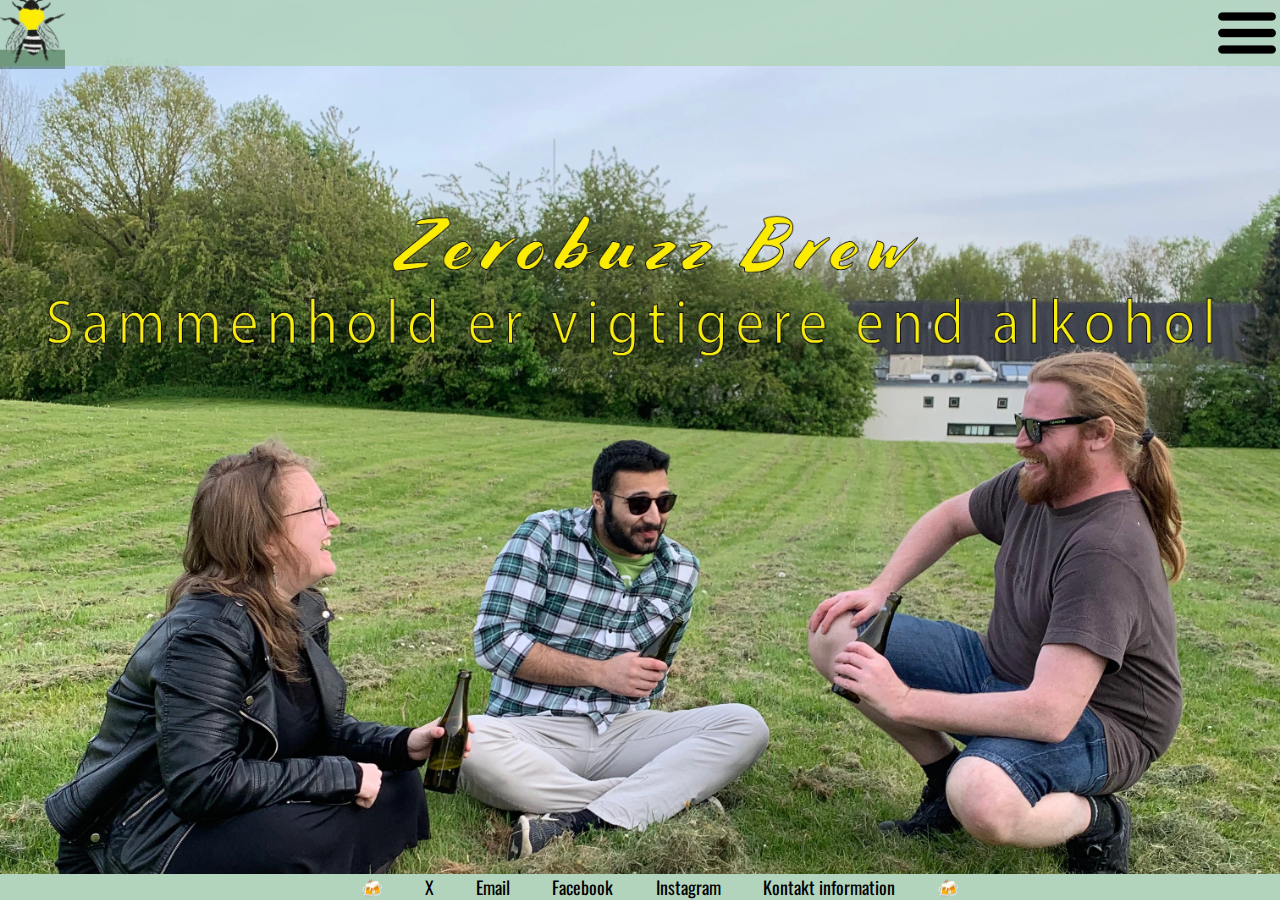
<file: index.html>
<!DOCTYPE html>
<html lang="da">

<head>
    <meta charset="UTF-8">
    <meta name="viewport" content="width=device-width, initial-scale=1.0">
    <link rel="stylesheet" href="style.css" />
    <title content="Zerobuzz brew, alkoholfri,øl">Zerobuzz Brew</title>
</head>

<body>
    <section content="gruppe,øl,alkoholfri,hygge" class="background">

        <nav class="normal">
            <a href="/"> <img src="img/bi-i-png.webp" class="logo" alt="logo med en bi">
            </a>
            <ul>
                <li><a href="/vores-produkter.html">Vores produkter</a></li>
                <li><a href="/om-os.html">Om os</a></li>
                <li><a href="/livsnydere.html">#Livsnydere</a></li>
                <li><a href="/din-ide.html">Din idé</a></li>
            </ul>
        </nav>
        <nav class="burger">
            <a href="/"> <img src="img/bi-i-png.webp" class="logo" alt="logo med en bi" >
            </a>
            <section class="burger-icon">
                <a onclick="openMenu()">
                    <img src="img/Hamburger_icon.svg.webp" alt="burger" class="logo">
                </a>
                <ul class="burger-content">
                    <li><a href="/vores-produkter.html">Vores produkter</a></li>
                        <li><a href="/om-os.html">Om os</a></li>
                        <li><a href="/livsnydere.html">#Livsnydere</a></li>
                        <li><a href="/din-ide.html">Din idé</a>
                    </li>
                </ul>
            </section>
        </nav>
    </section>
    <footer content="SoMe,tags,facebook,email,instagram,kontakt">
        <ul>
            <li><a>🍻</a></li>
            <li><a href="/">X</a></li>
            <li><a href="/">Email</a></li>
            <li><a href="/">Facebook</a></li>
            <li><a href="/">Instagram</a></li>
            <li><a href="/">Kontakt information</a></li>
            <li><a>🍻</a></li>
        </ul>
    </footer>
        <script>
            function openMenu() { var menu=document.querySelector(".burger-content");
            if (menu.classList.contains("burger-content-active")=== true ) {
                menu.classList.remove("burger-content-active") } else {
                    menu.classList.add("burger-content-active")
                }
            }
        </script>
</body>

</html>
</file>
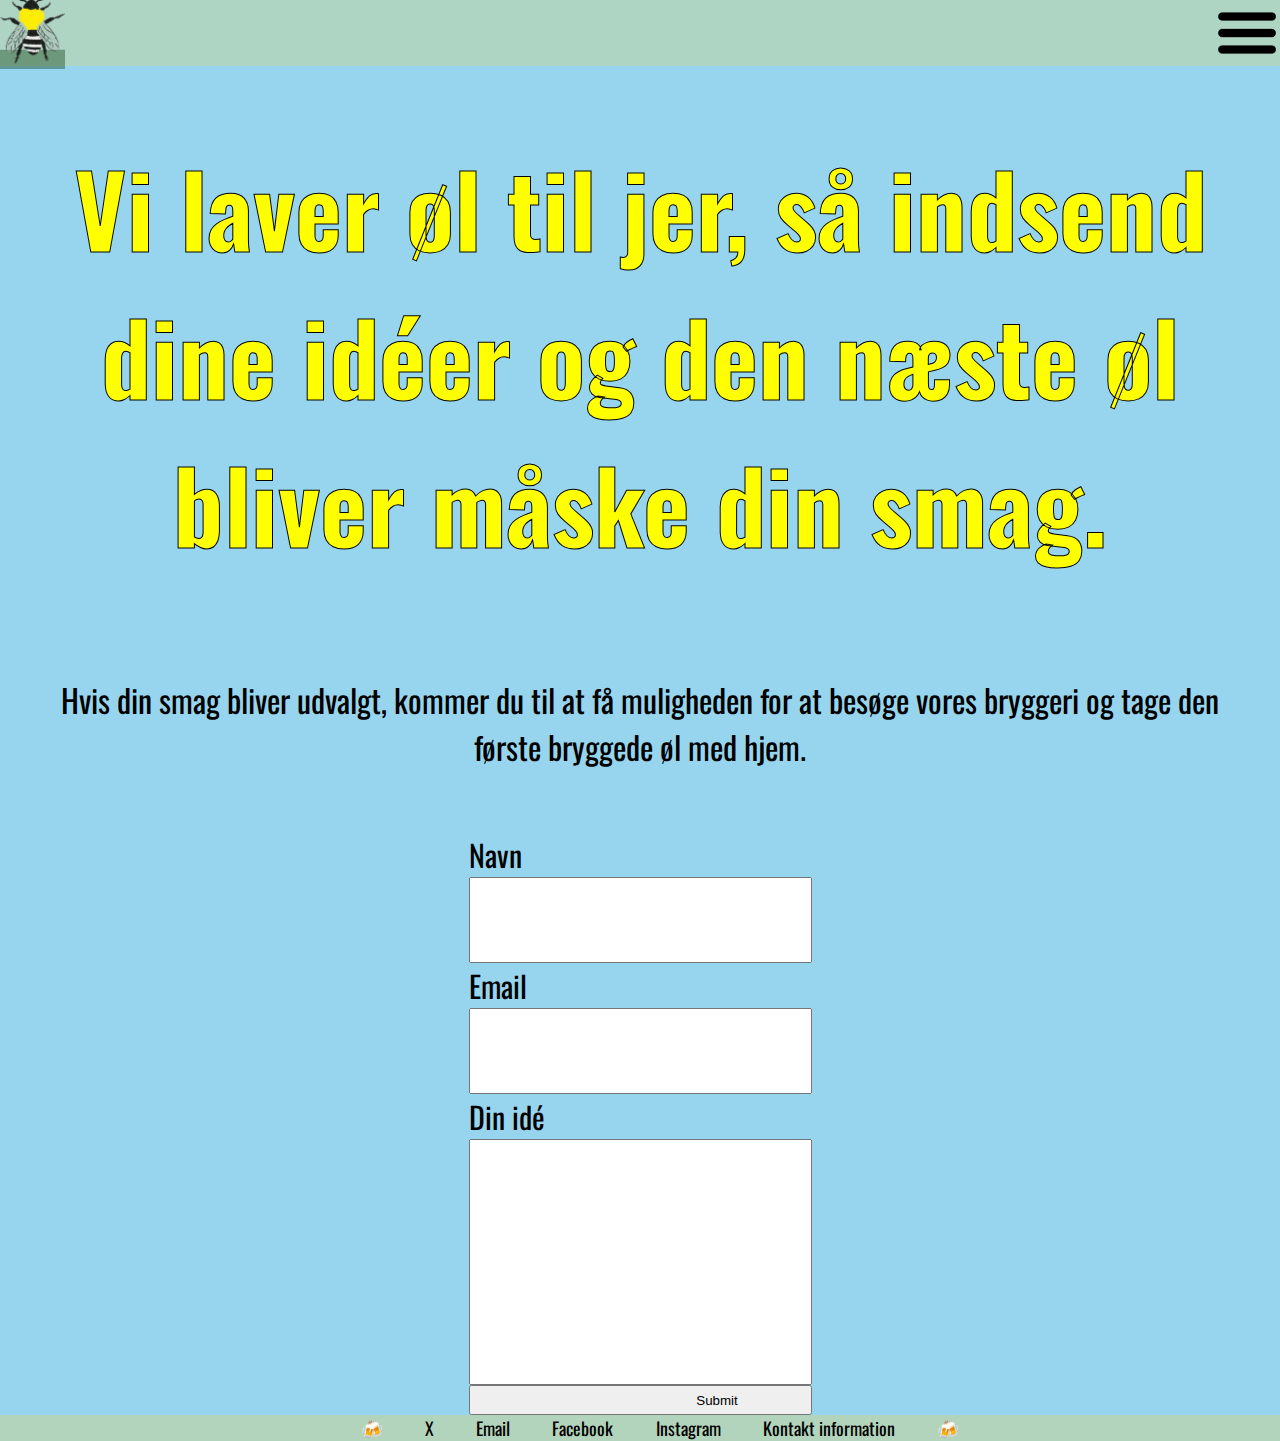
<file: din-ide.html>
<!DOCTYPE html>
<html lang="da">

<head>
    <meta charset="UTF-8">
    <meta name="viewport" content="width=device-width, initial-scale=1.0">
    <link rel="stylesheet" href="style.css" />
    <title content="Zerobuzz Brew,alkoholfri,øl,">Zerobuzz Brew</title>
</head>

<body>
    <nav class="normal">
        <a href="/"> <img src="img/bi-i-png.webp" class="logo" alt="logo med en bi">
        </a>
        <ul>
            <li><a href="/vores-produkter.html">Vores produkter</a></li>
            <li><a href="/om-os.html">Om os</a></li>
            <li><a href="/livsnydere.html">#Livsnydere</a></li>
            <li><a href="/din-ide.html">Din idé</a></li>
        </ul>
    </nav>
    <nav class="burger">
        <a href="/"> <img src="img/bi-i-png.webp" class="logo" alt="logo med en bi">
    </a>
        <section class="burger-icon">
            <a onclick="openMenu()">
                <img src="img/Hamburger_icon.svg.webp" alt="burger" class="logo">
            </a>
            <ul class="burger-content">
                <li><a href="/vores-produkter.html">Vores produkter</a></li>
                    <li><a href="/om-os.html">Om os</a></li>
                    <li><a href="/livsnydere.html">#Livsnydere</a></li>
                    <li><a href="/din-ide.html">Din idé</a>
                </li>
            </ul>
        </section>
    </nav>
    <header class="submit">
        <h1>Vi laver øl til jer, så indsend dine idéer og den næste øl bliver måske din smag.</h1>
    </header>
    <p>Hvis din smag bliver udvalgt, kommer du til at få muligheden for at besøge
        vores bryggeri og tage den første bryggede øl med hjem.</p>
    <section class="idea">
        <form>
            <section class="idea-form">

                <section class="your-name"><label>Navn</label></section>

                <input id="navn" type="text">

                <section class="enter-email"><label>Email</label></section>

                <input id="email" type="text">

            </section>

            <section class="idea-section">

                <section class="din-ide"><label> Din idé</label></section>

                <input id="ide" type="text">

                <input id="submit-button" type="submit">

            </section>
        </form>
    </section>
    <footer>
        <ul>
            <li><a>🍻</a></li>
            <li><a href="/">X</a></li>
            <li><a href="/">Email</a></li>
            <li><a href="/">Facebook</a></li>
            <li><a href="/">Instagram</a></li>
            <li><a href="/">Kontakt information</a></li>
            <li><a>🍻</a></li>
        </ul>
    </footer>
    <script>
        function openMenu() { var menu=document.querySelector(".burger-content");
        if (menu.classList.contains("burger-content-active")=== true ) {
            menu.classList.remove("burger-content-active") } else {
                menu.classList.add("burger-content-active")
            }
        }
    </script>
</body>

</html>
</file>
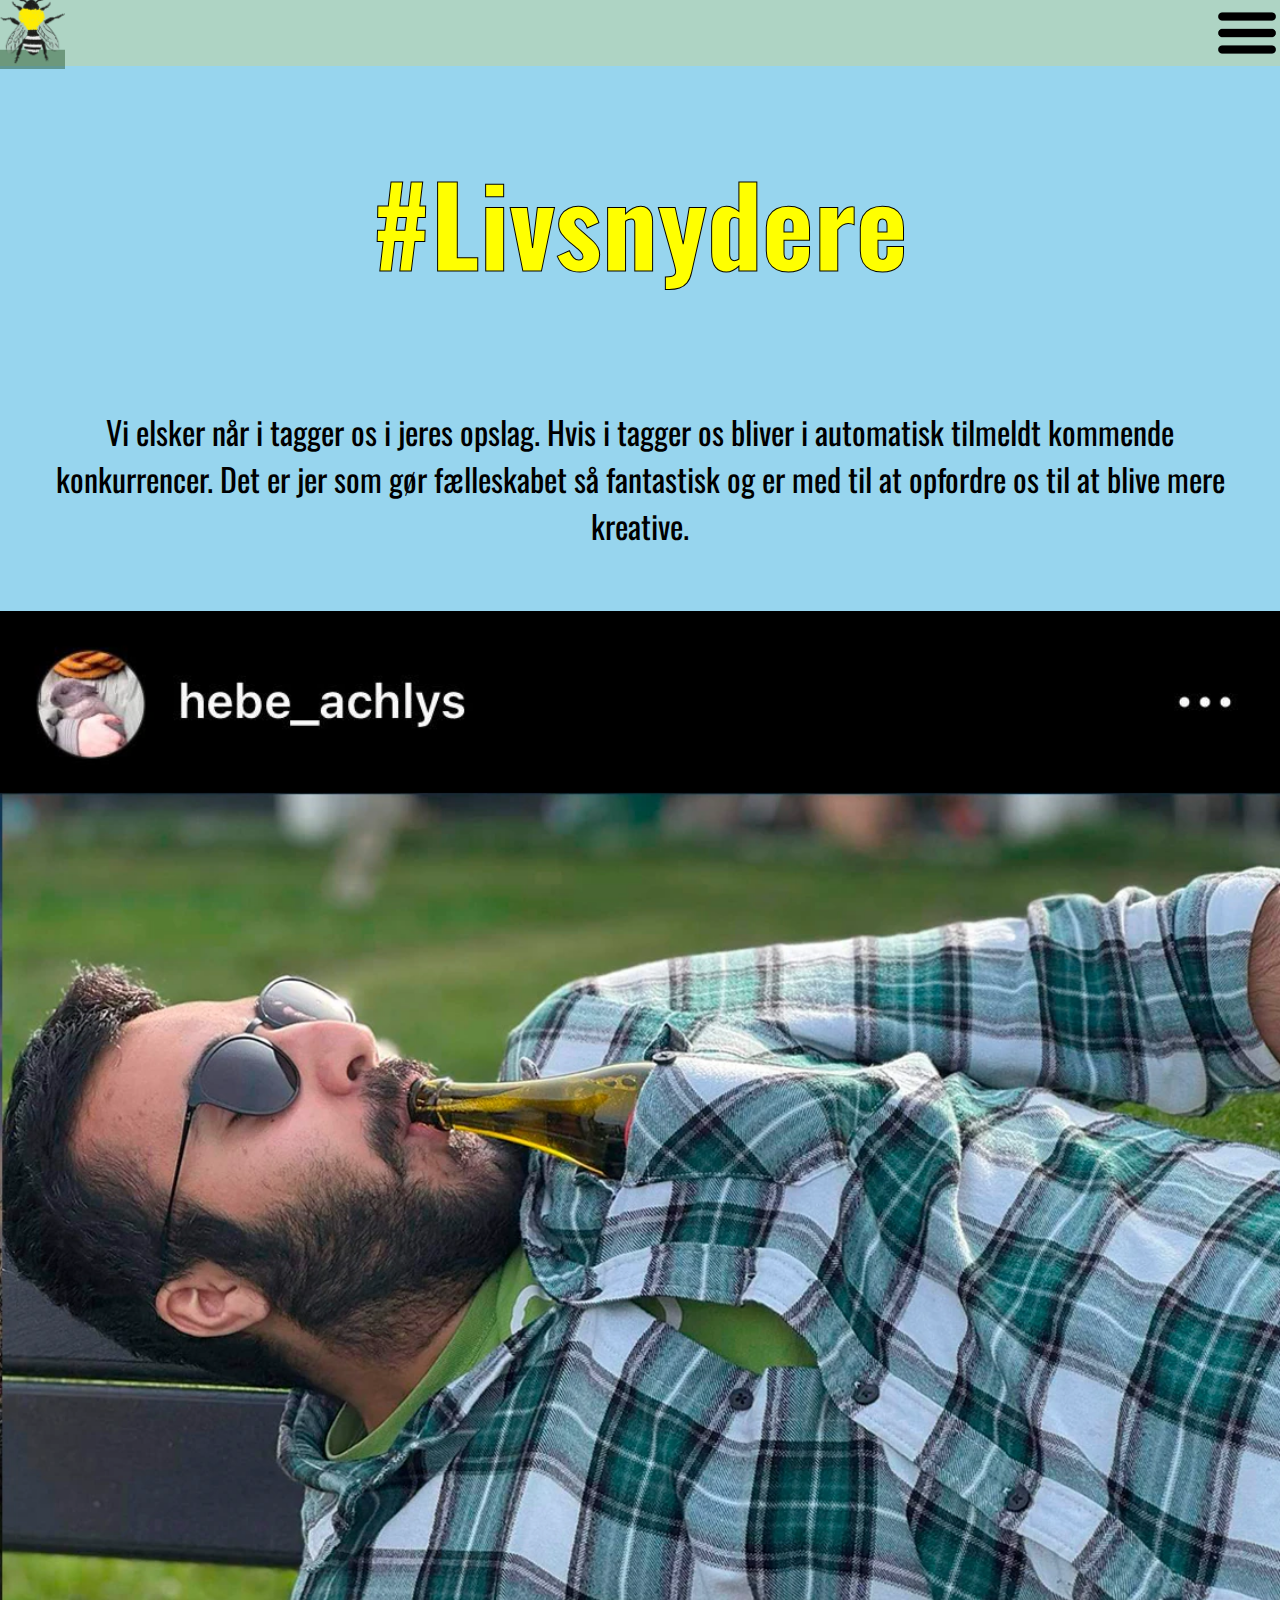
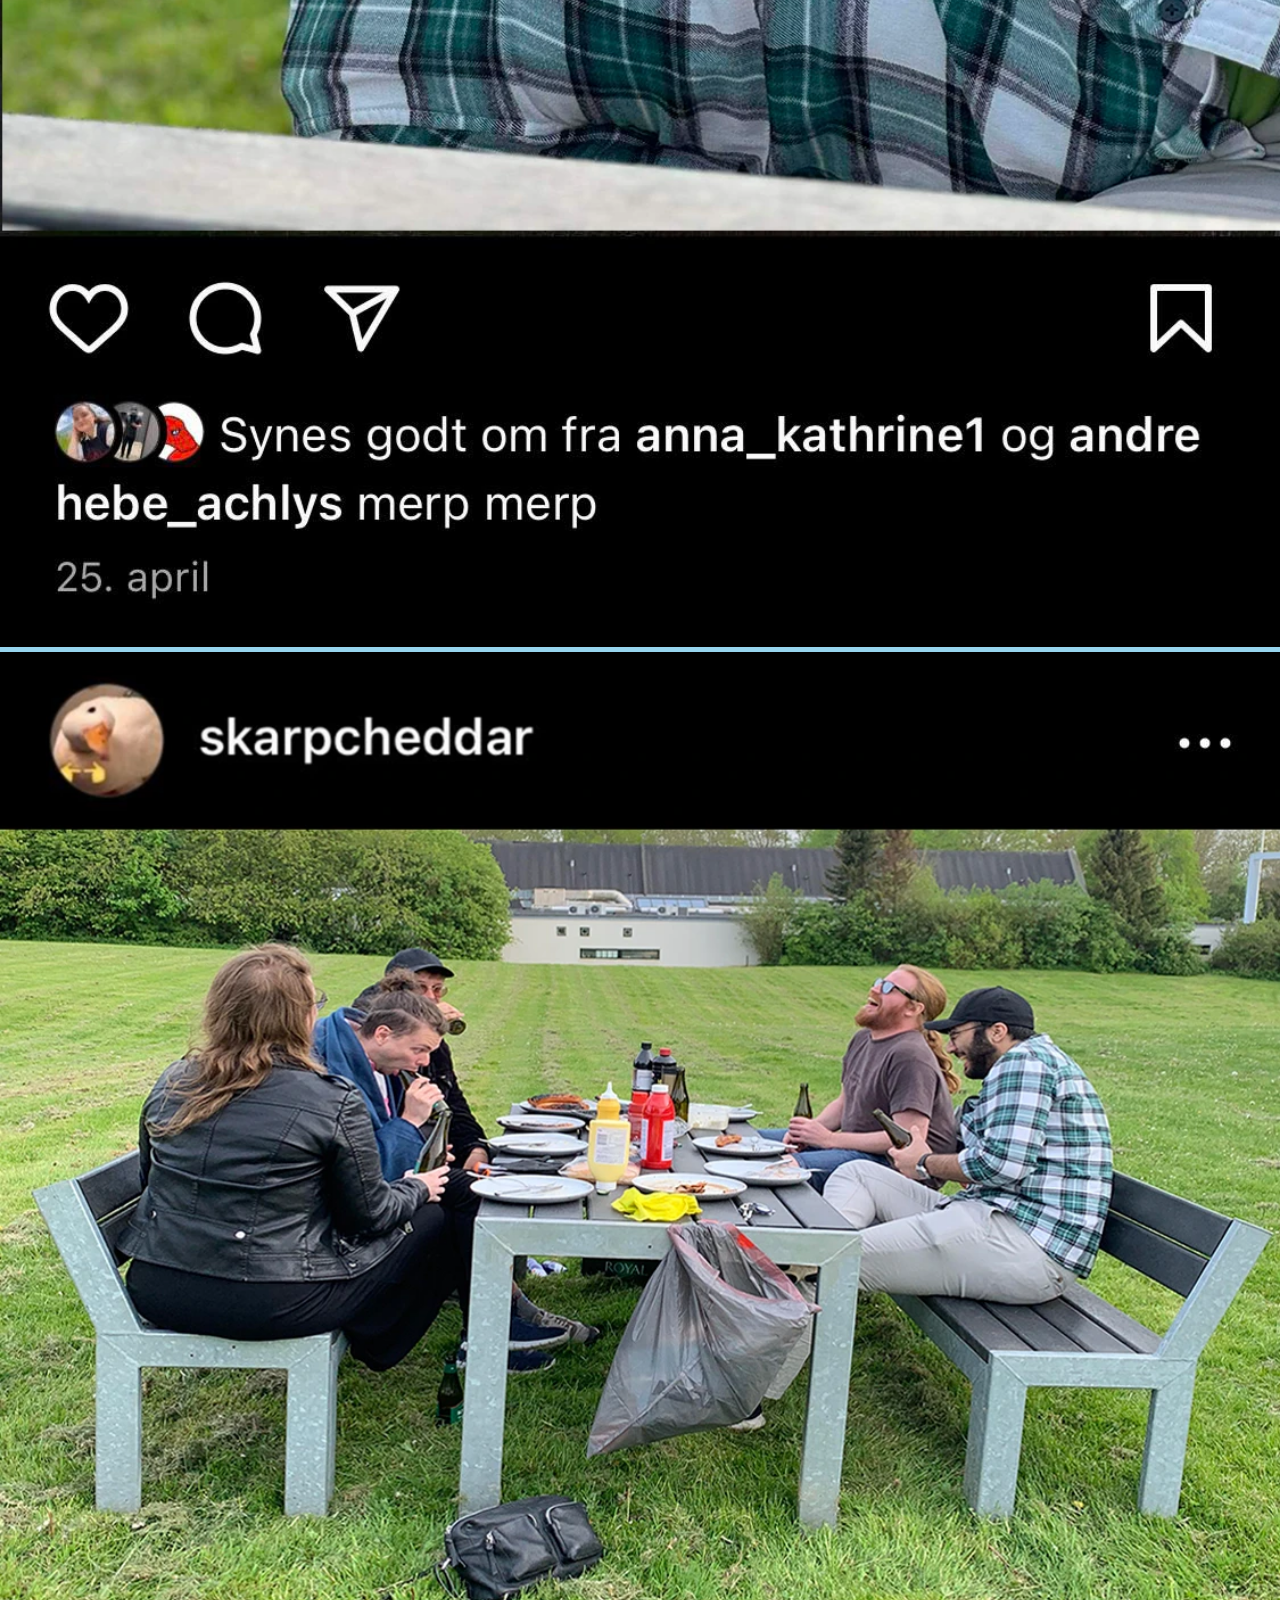
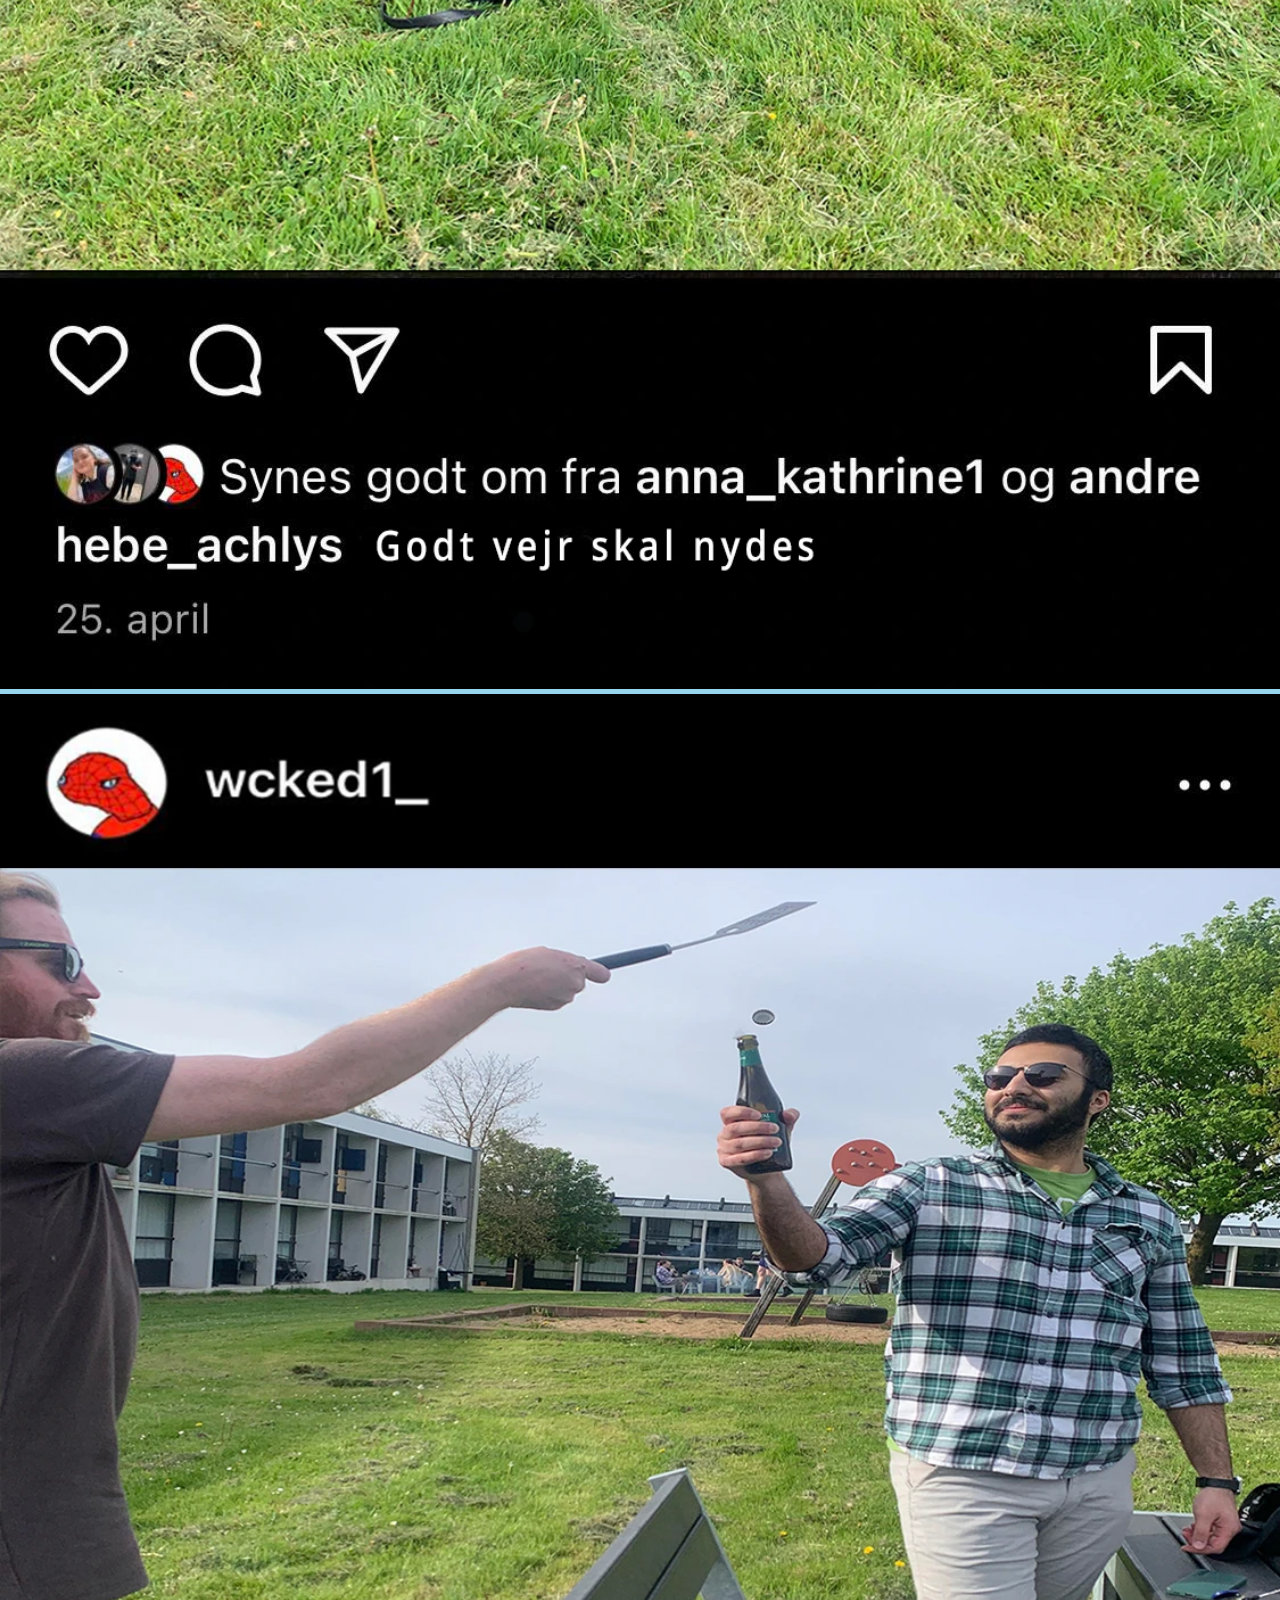
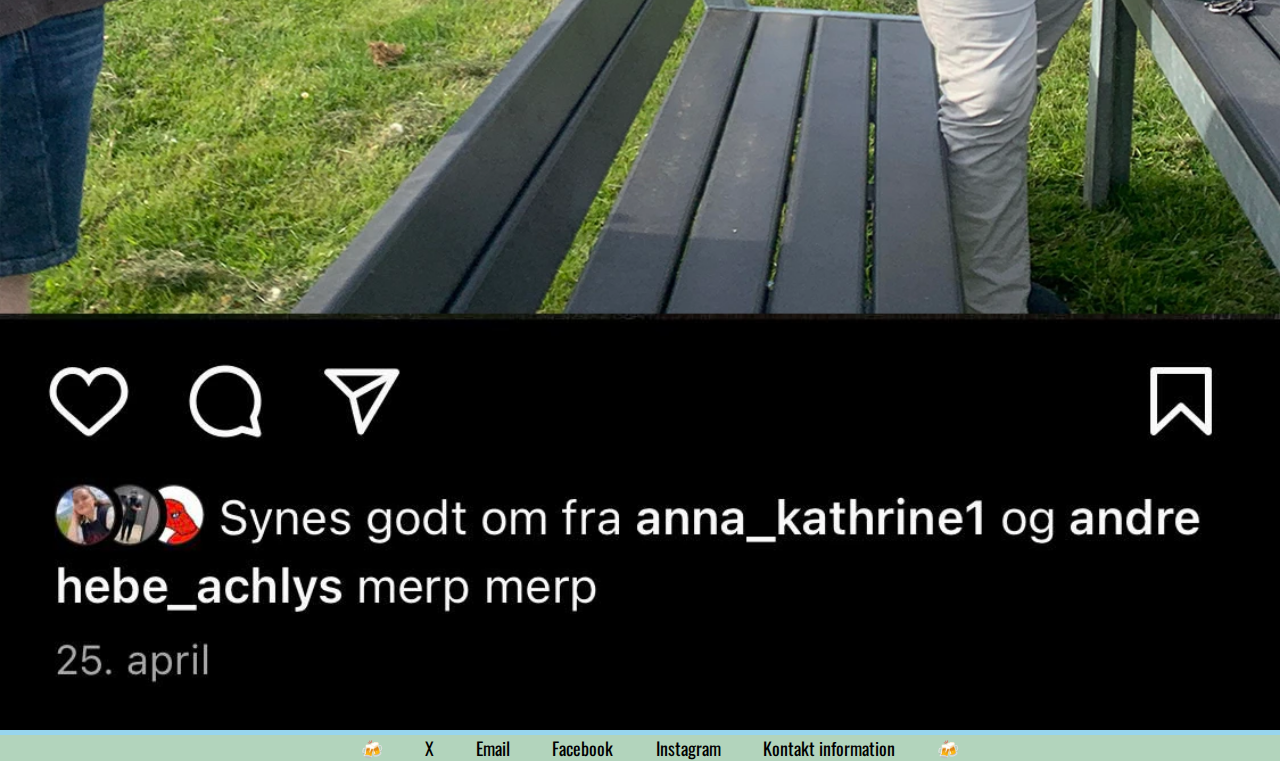
<file: livsnydere.html>
<!DOCTYPE html>
<html lang="da">

<head>
  <meta charset="UTF-8">
  <meta name="viewport" content="width=device-width, initial-scale=1.0">
  <link rel="stylesheet" href="style.css" />
  <title content="Zerobuzz Brew, alkoholfri,øl">Zerobuzz Brew</title>
</head>

<body>
  <nav class="normal">
    <a href="/"> <img src="img/bi-i-png.webp" class="logo" alt="logo med en bi" >
    </a>
    <ul>
      <li><a href="/vores-produkter.html">Vores produkter</a></li>
      <li><a href="/om-os.html">Om os</a></li>
      <li><a href="/livsnydere.html">#Livsnydere</a></li>
      <li><a href="/din-ide.html">Din idé</a></li>
    </ul>
  </nav>
  <nav class="burger">
    <a href="/"> <img src="img/bi-i-png.webp" class="logo" alt="logo med en bi">
    </a>
    <section class="burger-icon">
        <a onclick="openMenu()">
            <img src="img/Hamburger_icon.svg.webp" alt="burger" class="logo">
        </a>
        <ul class="burger-content">
            <li><a href="/vores-produkter.html">Vores produkter</a></li>
                <li><a href="/om-os.html">Om os</a></li>
                <li><a href="/livsnydere.html">#Livsnydere</a></li>
                <li><a href="/din-ide.html">Din idé</a>
            </li>
        </ul>
    </section>
</nav>
<section class="content">
  </section>
  <section content="alkoholfri,øl,instagram" class="livsnydere">
    <h1>#Livsnydere</h1>
  </section>
  <p>Vi elsker når i tagger os i jeres opslag. Hvis i tagger os bliver i automatisk tilmeldt
    kommende konkurrencer. Det
    er jer som gør fælleskabet så fantastisk og er med til at opfordre os til at blive mere kreative.</p>
  <section class="row">
    <section class="column">
      <img alt="Mænd nyder en flaske alkoholfri Zerobuzz Brew øl i munden" src="img/abdul-livsnydere-png.webp"
      style="width:100%">
    </section>
    <section class="column">
      <img src="img/ny-skarpcheddar.webp" class="skarpcheddar-oel" alt="En gruppe mennesker rundt om et bord nyder alkoholfri Zerobuzz Brew"
      style="width:100%">
    </section>
    <section class="column">
      <img src="img/oel-insta.webp" class="skarpcheddar-oel" alt="Der bliver åbnet en flaske Zerobuzz Brew med grillpalet">
    </section>
  </section>
  <footer>
    <ul>
      <li><a>🍻</a></li>
      <li><a href="/">X</a></li>
      <li><a href="/">Email</a></li>
      <li><a href="/">Facebook</a></li>
      <li><a href="/">Instagram</a></li>
      <li><a href="/">Kontakt information</a></li>
      <li><a>🍻</a></li>
    </ul>
  </footer>
      <script>
          function openMenu() { var menu=document.querySelector(".burger-content");
          if (menu.classList.contains("burger-content-active")=== true ) {
              menu.classList.remove("burger-content-active") } else {
                  menu.classList.add("burger-content-active")
              }
          }
      </script>
</body>

</html>
</file>
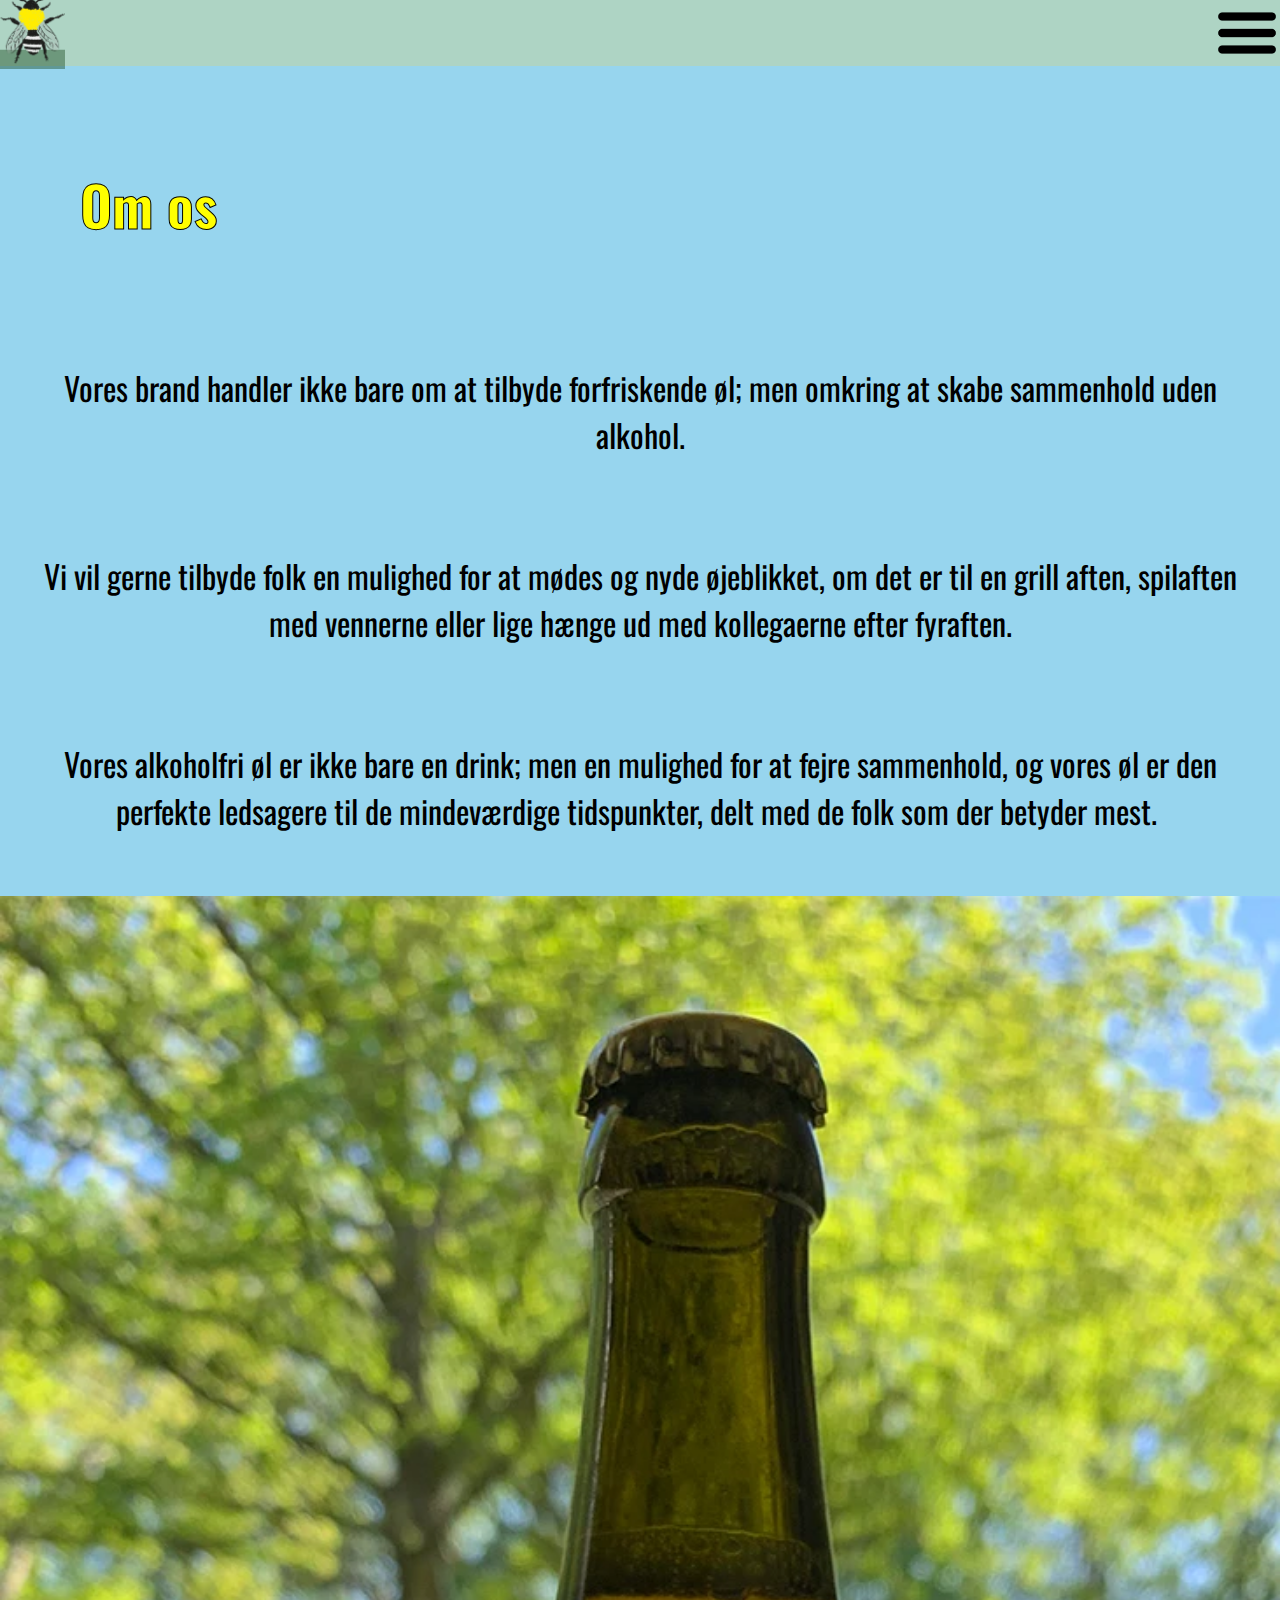
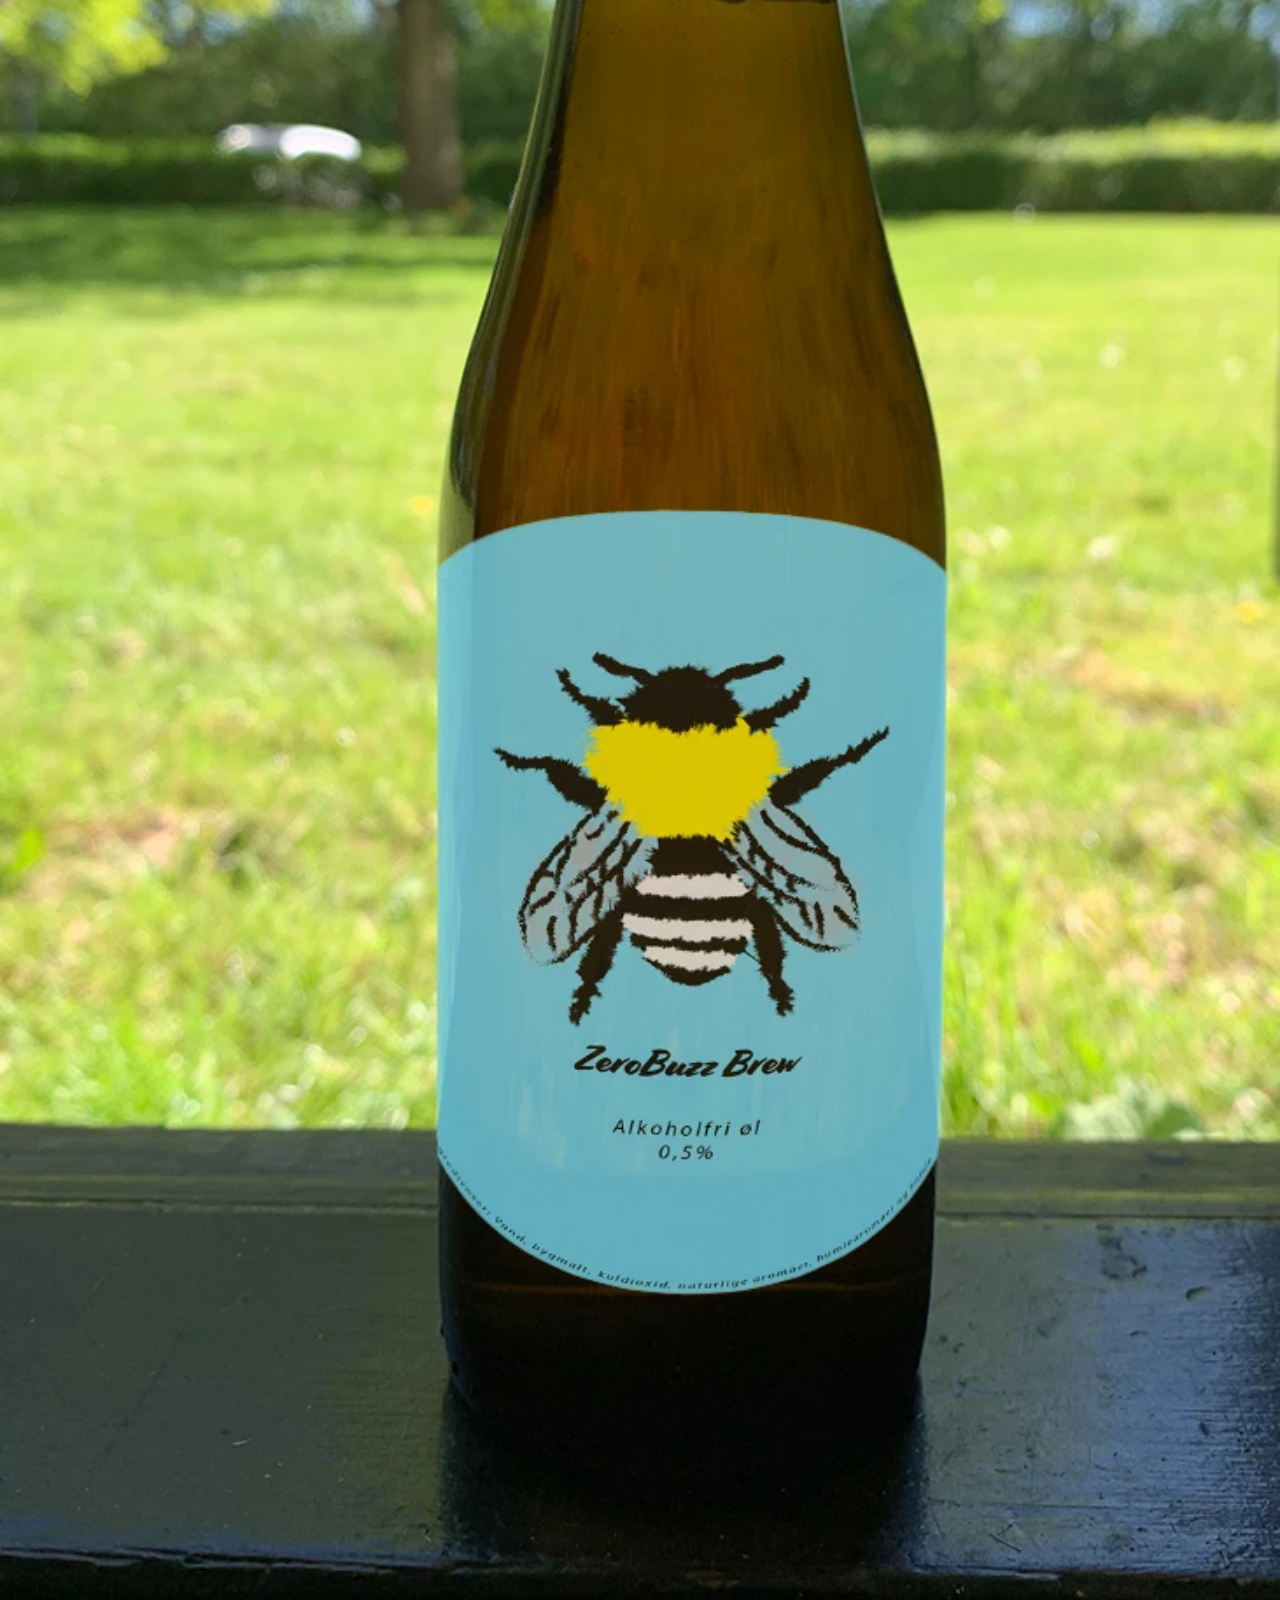
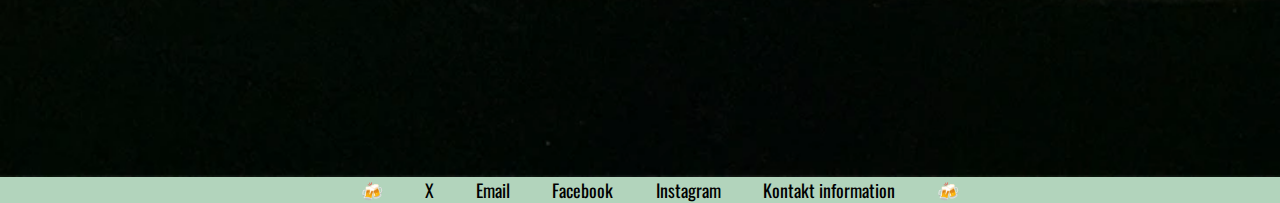
<file: om-os.html>
<!DOCTYPE html>
<html lang="da">

<head>
    <meta charset="UTF-8">
    <meta name="viewport" content="width=device-width, initial-scale=1.0">
    <link rel="stylesheet" href="style.css" />
    <title content="Zerobuzz brew,alkoholfri,øl">ZeroBuzz Brew</title>
</head>

<body>

    <nav class="normal">
        <a href="/"> <img src="img/bi-i-png.webp" class="logo" alt="logo med en bi">
        </a>
        <ul>
            <li><a href="/vores-produkter.html">Vores produkter</a></li>
            <li><a href="/om-os.html">Om os</a></li>
            <li><a href="/livsnydere.html">#Livsnydere</a></li>
            <li><a href="/din-ide.html">Din idé</a></li>
        </ul>
    </nav>
    <nav class="burger">
        <a href="/"> <img src="img/bi-i-png.webp" class="logo" alt="logo med en bi" >
        </a>
        <section class="burger-icon">
            <a onclick="openMenu()">
                <img src="img/Hamburger_icon.svg.webp" alt="burger" class="logo">
            </a>
            <ul class="burger-content">
                <li><a href="/vores-produkter.html">Vores produkter</a></li>
                    <li><a href="/om-os.html">Om os</a></li>
                    <li><a href="/livsnydere.html">#Livsnydere</a></li>
                    <li><a href="/din-ide.html">Din idé</a>
                </li>
            </ul>
        </section>
    </nav>
    <section class="about-us-section">
        <section content="Zerobuzz Brew,alkoholfri,øl,hygge,drink" class="about-us-section-section">
            <h1 class="about-us">Om os</h1>
            <p>Vores brand handler ikke bare om at tilbyde forfriskende øl; men omkring at skabe sammenhold uden
                alkohol.</p>
            <p>Vi vil gerne tilbyde folk en mulighed for at mødes og nyde øjeblikket, om det er til en grill aften,
                spilaften med vennerne eller lige hænge ud med kollegaerne efter fyraften. </p>
            <p>Vores alkoholfri øl er ikke bare en drink; men en mulighed for at fejre sammenhold, og vores øl er den
                perfekte ledsagere til de mindeværdige tidspunkter, delt med de folk som der betyder mest. </p>
        </section>
        <img src="img/oel-med-label.webp" alt="Zerobuzz Brew">
    </section>
    <footer>
        <ul>
            <li><a>🍻</a></li>
            <li><a href="/">X</a></li>
            <li><a href="/">Email</a></li>
            <li><a href="/">Facebook</a></li>
            <li><a href="/">Instagram</a></li>
            <li><a href="/">Kontakt information</a></li>
            <li><a>🍻</a></li>
        </ul>
    </footer>
    <script>
        function openMenu() { var menu=document.querySelector(".burger-content");
        if (menu.classList.contains("burger-content-active")=== true ) {
            menu.classList.remove("burger-content-active") } else {
                menu.classList.add("burger-content-active")
            }
        }
    </script>
</body>

</html>
</file>
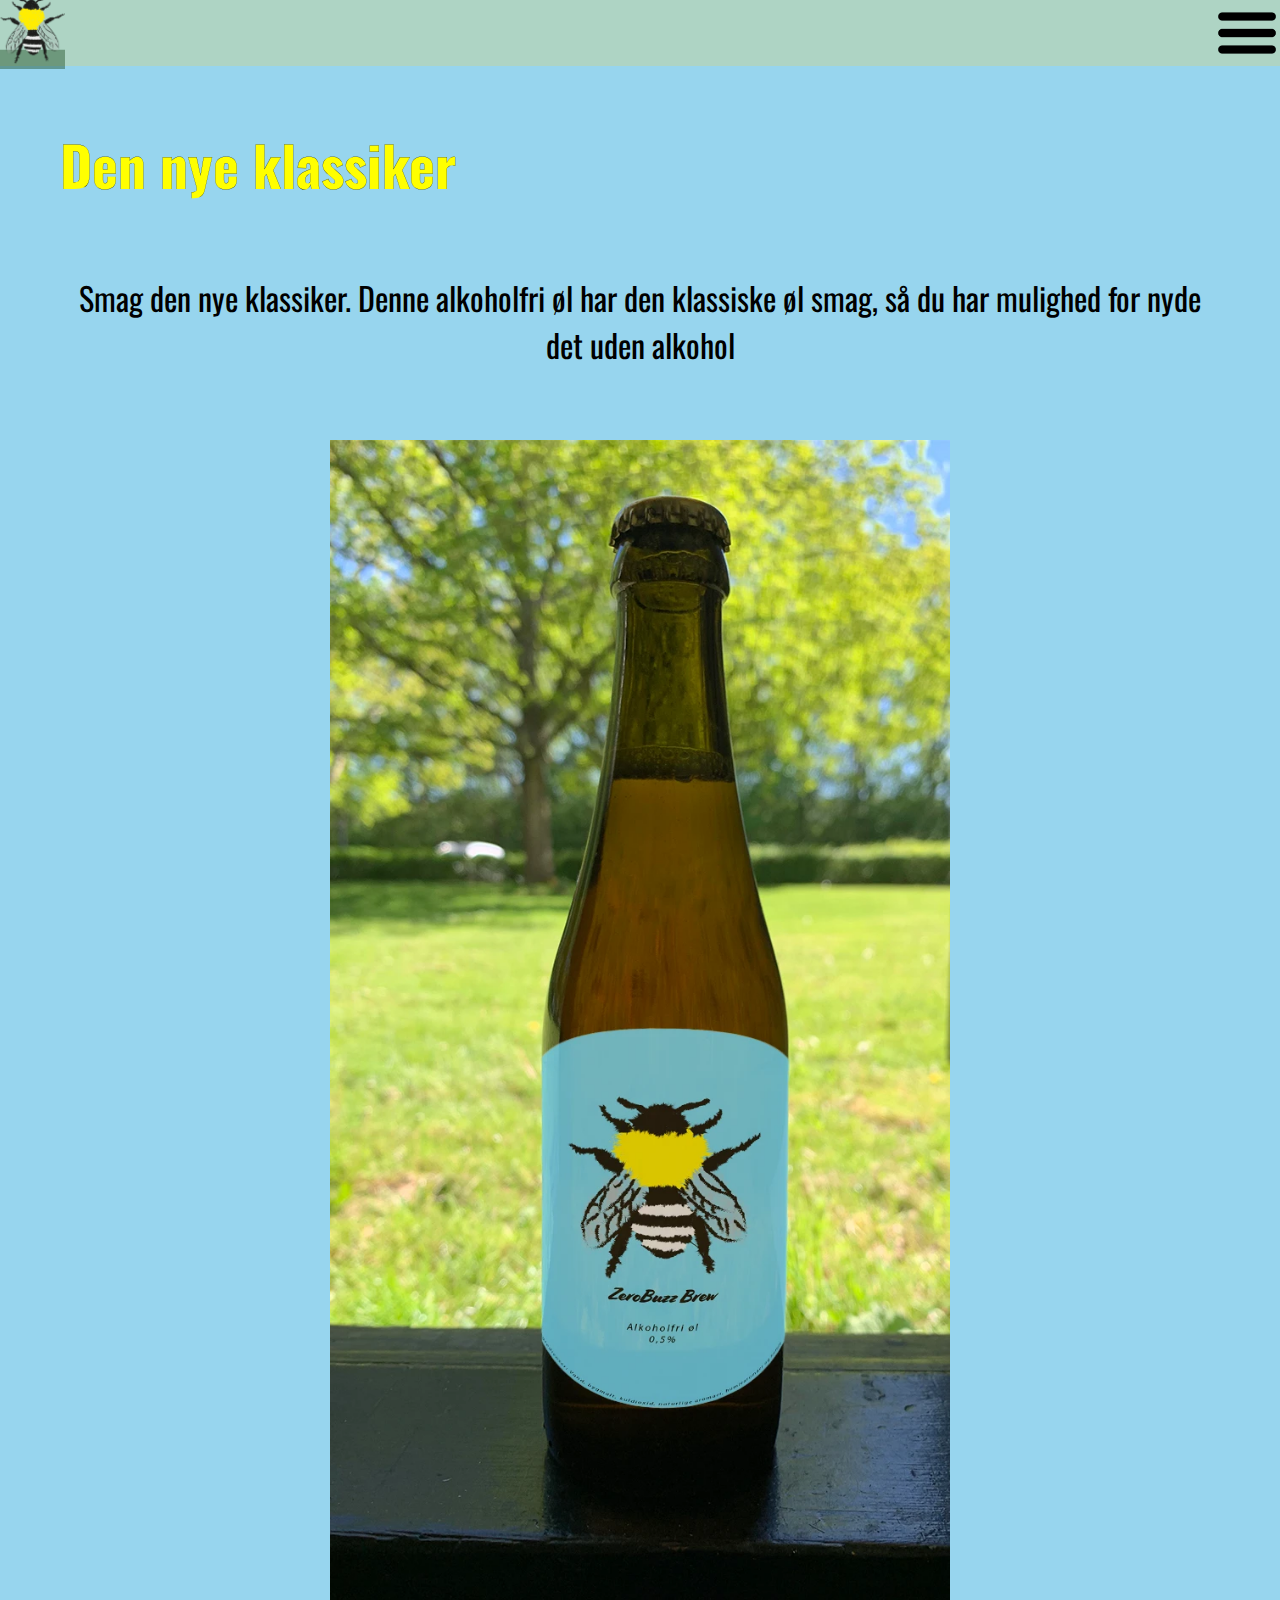
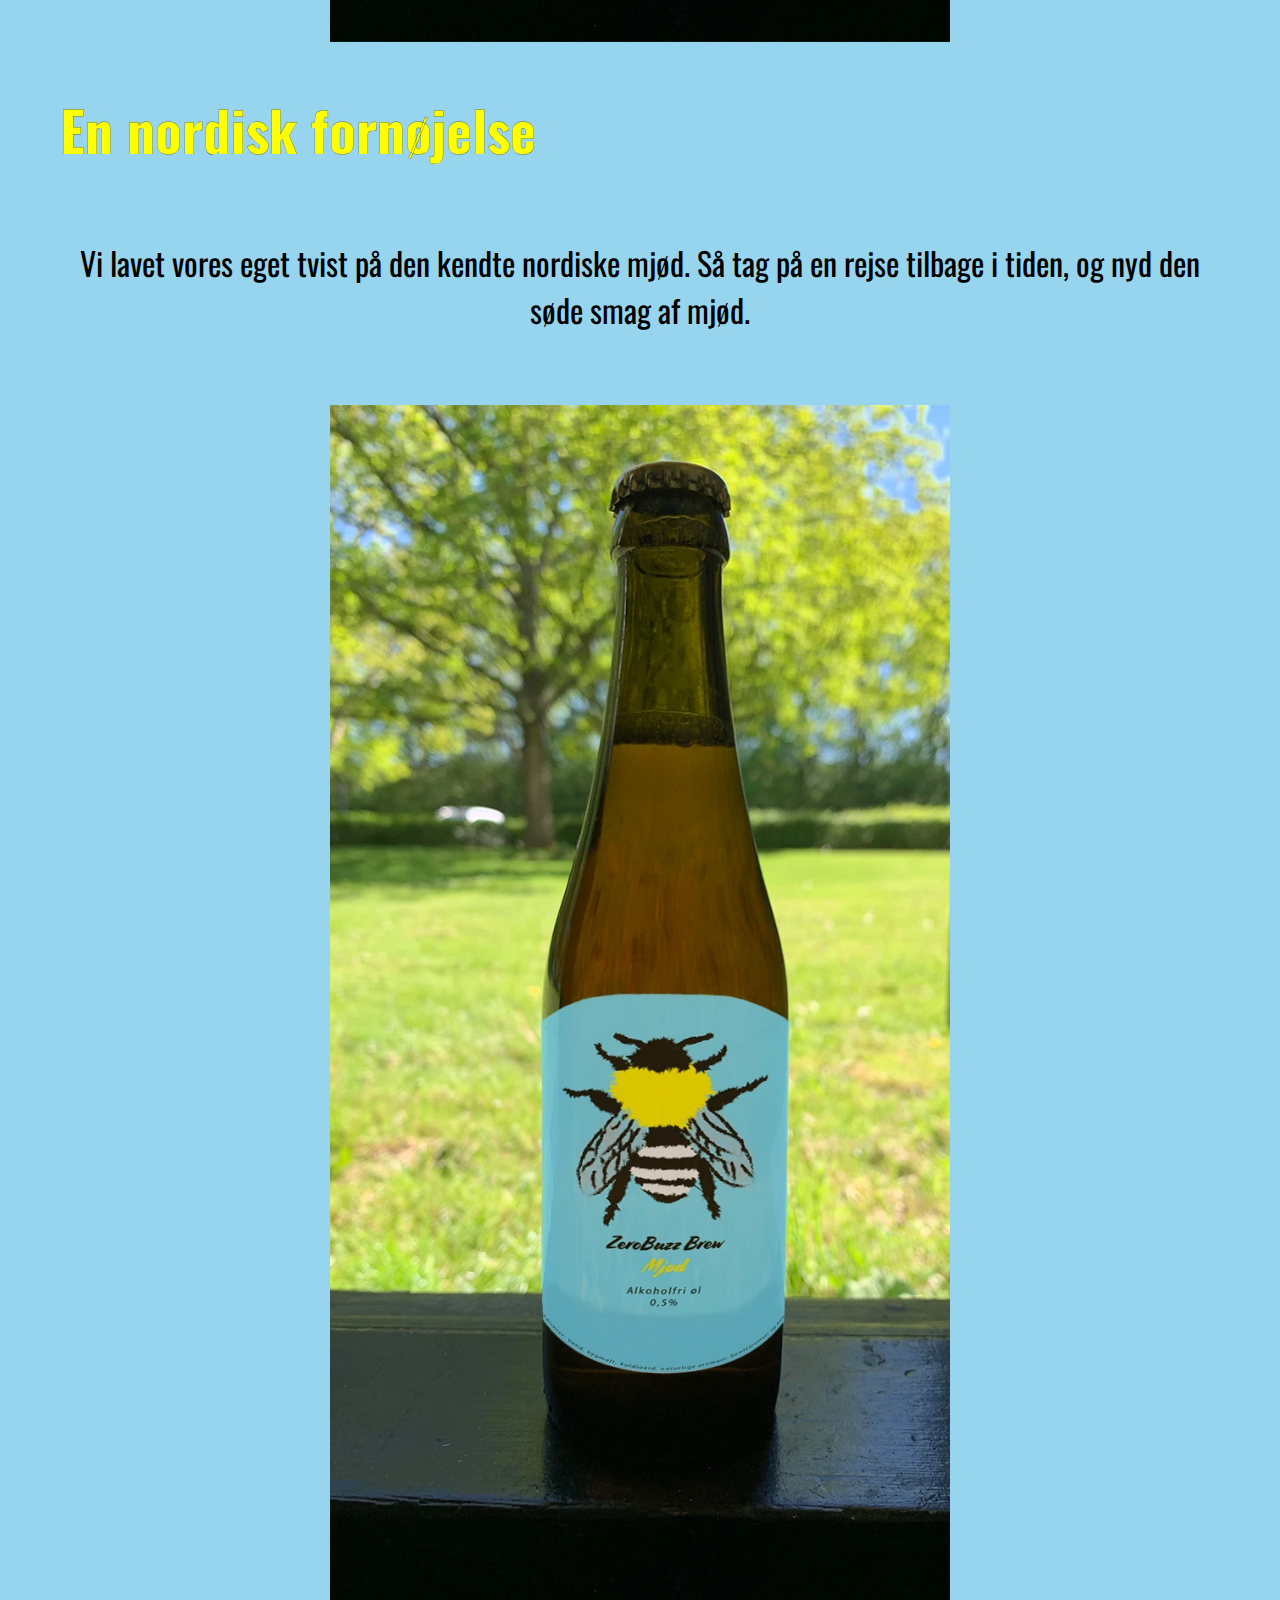
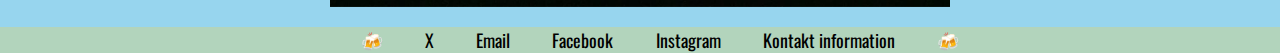
<file: vores-produkter.html>
<!DOCTYPE html>
<html lang="da">
<head>
    <meta charset="UTF-8">
    <meta name="viewport" content="width=device-width, initial-scale=1.0">
    <link rel="stylesheet" href="style.css" />
    <title content="Zerobuzz brew, alkoholfri,øl">ZeroBuzz Brew</title>
</head>
<body>
    <nav class="normal">
        <a href="/"> <img src="img/bi-i-png.webp" class="logo" alt="logo med en bi" >
        </a>
        <ul>
            <li><a href="/vores-produkter.html">Vores produkter</a></li>
            <li ><a href="/om-os.html">Om os</a></li>
            <li><a href="/livsnydere.html">#Livsnydere</a></li>
            <li><a href="/din-ide.html">Din idé</a></li>
        </ul>
    </nav>
    <nav class="burger">
        <a href="/"> <img src="img/bi-i-png.webp" class="logo" alt="logo med en bi">
        </a>
        <section class="burger-icon">
            <a onclick="openMenu()">
                <img src="img/Hamburger_icon.svg.webp" alt="burger" class="logo">
            </a>
            <ul class="burger-content">
                <li><a href="/vores-produkter.html">Vores produkter</a></li>
                    <li><a href="/om-os.html">Om os</a></li>
                    <li><a href="/livsnydere.html">#Livsnydere</a></li>
                    <li><a href="/din-ide.html">Din idé</a>
                </li>
            </ul>
        </section>
    </nav>
    <section class="grid-container">
        <section class="grid-item grid-item-1">
            <img src="img/oel-med-label.webp" alt="Original Zerobuzz Brew øl">

        </section>
        <section class="grid-item grid-item-2 grid-item-text">
            <h1 content="klassisk,øl,tradionel,alkoholfri" class="classic">Den nye klassiker</h1>
            <p>Smag den nye klassiker. Denne alkoholfri øl har den klassiske øl smag, så du har mulighed for nyde det
                uden alkohol</p>
        </section>
        <section class="grid-item grid-item-3 grid-item-text">
            <h1 content="mjød,alkoholfri,øl" class="classic">En nordisk fornøjelse</h1>
            <p>Vi lavet vores eget tvist på den kendte nordiske mjød. Så tag på en rejse tilbage i tiden, og nyd den
                søde smag af mjød.</p>
        </section>
        <section class="grid-item grid-item-4">
            <img src="img/mjoed-png-flaske.webp" style="align-self: baseline;" alt="Mjød Zerobuzz Brew">
        </section>
    </section>
    <footer>
        <ul>
          <li><a>🍻</a></li>
          <li><a href="/">X</a></li>
          <li><a href="/">Email</a></li>
          <li><a href="/">Facebook</a></li>
          <li><a href="/">Instagram</a></li>
          <li><a href="/">Kontakt information</a></li>
          <li><a>🍻</a></li>
        </ul>
      </footer>
    <script>
        function openMenu() { var menu=document.querySelector(".burger-content");
        if (menu.classList.contains("burger-content-active")=== true ) {
            menu.classList.remove("burger-content-active") } else {
                menu.classList.add("burger-content-active")
            }
        }
    </script>
    </body>
</html>
</file>
<file: style.css>
@import url('https://fonts.googleapis.com/css?family=Oswald');

html {
    height: 100vh;
    display: flex;
}

head {
    color: #B2D4BC;
}

body {
   height: 100vh;
    margin-top: 0%;
    margin-bottom: 0%;
    margin-left: 0%;
    margin-right: 0%;
    font-family: "Oswald";
    background-color: #97D5EE;
    display: flex;
    flex-direction: column;
}

/*Det her er baggrundsbilledet på forsiden*/
.background {
    background-image: url("img/background-picture-again-again.webp");
    /*Ikke gentag billede*/
    background-repeat: no-repeat;
    /* Strækker billedet ud, så den dækker hele siden*/
    background-size: cover;
    /* Placere billedet 50% fra venstre og 20% fra toppen*/
    background-position: 50% 20%;
    width: 100vw;
    height: 100vh;
}

/*Det her er min nav*/
nav {
    background-color: #b2d4bcda;
    width: 100vw;
    display: flex;
    flex-direction: row;
    align-items: center;
    height: 66px;
}


.logo {
    height: 66px;
    width: auto;
}

nav ul {
    display: flex;
    list-style: none;
    justify-content: space-between;
    width: inherit;
    padding-right: 3%;
}

nav li {
    height: 50px;
    margin-left: 1rem;
    margin-right: 1rem;
    padding-top: 7px;
    padding-left: 80px;
    padding-right: 80px;
}

nav li a {
    text-decoration: none;
    color: black;
    font-size: 26px;
    font-weight: bold;
    text-wrap: nowrap;
}

/*Det her er "Om os"*/
.beer {
    position: relative;
    float: right;
    margin: 28px;
    position: absolute;
    top: 0;
    right: 0;
    margin-top: 60px;
}

.about-us {
    /*giver tekst stroke med farven sort*/
    color: yellow;
    -webkit-text-stroke-width: 1px;
    -webkit-text-stroke-color: rgb(0, 0, 0);
    font-size: 55px;
    padding-left: 20rem;
    padding-top: 60px;
    padding-bottom: 50px;
}

.about-us-text {
    text-align: left;
    font-size: 34px;
}

.about-us-section {
    display: flex;
    flex-direction: row;
}

.about-us-section-section{
    display: flex;
    flex-direction: column;
}

/*Det her er "din idé"*/
header {
    font-size: 50px;
    color: yellow;
    -webkit-text-stroke-width: 1px;
    -webkit-text-stroke-color: black;
    text-align: center;
    padding-left: 15px;
    padding-right: 15px;
}

p {
    text-align: center;
    font-size: 34px;
    padding-bottom: 30px;
}

.idea {
    display: flex;
    flex-direction: column;
    align-items: center;
    justify-content: space-around;
}

.idea-form{
    display: flex;
    flex-direction: row;
}

.idea-section {
    display: flex; 
    flex-direction: column;
}

/*her er css for navn feltet i formularen*/
#navn {
    padding-left: 10rem;
    min-height: 80px;
    display: flex;
}

.your-name {
    font-size: 30px;
}
/*her kan man skrive email ind i formularen*/
#email {
    padding-left: 10rem;
    min-height: 80px;
    align-self: flex-end;
}

.enter-email {
    font-size: 30px;
}

/*her kan man skrive sin idé ind i formularen*/
#ide {
    padding-left: 10rem;
    min-height: 15rem;
    width: auto;
}

.din-ide {
    font-size: 30px;
}
/*her trykker man for at sende idéen*/
#submit-button {
    padding-left: 10rem;
    min-height: 30px;

}

/*Det her er "livsnydere"*/
.livsnydere {
    color: yellow;
    font-size: 55px;
    text-align: center;
    -webkit-text-stroke-width: 1px;
    -webkit-text-stroke-color: black;
}

p {
    text-align: center;
    font-size: 32px;
    padding-left: 40px;
    padding-right: 40px;
}

.skarpcheddar-øl {
    width: 100%;
}

.column {
    float: left;
    width: 30%;
}

.column img{
    width:100%;
    height: auto;
}
.row {
    display: flex;
    justify-content: space-evenly;
    flex-direction: row;
}

/*Det her er "vores produkter"*/
.grid-container {
    display: grid;
    grid-template-columns: repeat(3, 1fr);
    grid-template-rows: repeat(4, 1fr);
    gap: 10px;
    padding: 20px;
}

/*sørger for at tekst ligger under titel og til venstre*/
.grid-item-text {
    flex-direction: column;
    align-items: start;
}

/*sections for grid*/
.grid-item {
    display: flex;
    justify-content: center;
    height: auto;
}

.grid-item-1 {
    grid-column-start: 1;
    grid-column-end: 1;
    grid-row-start: 1;
    grid-row-end: 4;
}

.grid-item-2 {
    grid-column-start: 2;
    grid-column-end: 4;
    grid-row-start: 1;
    grid-row-end: 1;
}

.grid-item-3 {
    grid-column-start: 2;
    grid-column-end: 2;
    grid-row-start: 2;
    grid-row-end: 2;
}

.grid-item-4 {
    grid-column-start: 3;
    grid-column-end: 3;
    grid-row-start: 2;
    grid-row-end: 5;
}

.original-bottle {
    float: left;
    padding-left: 50px;
}

.original-bottle-right {
    float: right;
    padding-right: 50px;
}

.classic {
    color: yellow;
    font-size: 55px;
    padding-left: 40px;
    -webkit-text-stroke-width: 0.2px;
    -webkit-text-stroke-color: black;
}

.original {
    font-size: 34px;
    float: left;
    width: 33vw;
}

/*Media Query for 2000px breakpoint*/
@media (max-width: 2000px) {
    .grid-container {
        /*Single column layout*/
        grid-template-columns: 1fr;
        /*Rows vil automatisk justere højde*/
        grid-template-rows: min-content;
    }

    .grid-item{
        display: flex;
    }
    .grid-item img{
        height: auto;
        width: 50%;
    }

    /*ændre rækkefølge og span (hvor mange den strækker sig henover)*/
   /*f.eks. start:1=den starter ved 1, end:1=den strækker sig til 1*/
    .grid-item-2 {
        grid-column-start: 1;
        grid-column-end: 1;
        grid-row-start: 1;
        grid-row-end: 1;
    }

    .grid-item-1 {
        grid-column-start: 1;
        grid-column-end: 1;
        grid-row-start: 2;
        grid-row-end: 2;
    }

    .grid-item-3 {
        grid-column-start: 1;
        grid-column-end: 1;
        grid-row-start: 3;
        grid-row-end: 3;
    }

    .grid-item-4 {
        grid-column-start: 1;
        grid-column-end: 1;
        grid-row-start: 4;
        grid-row-end: 4;
    }
}

/*Burger menu ved media query på 1300px*/
.burger {
    display: none;
}
/*bestemmer hvilken retning burger skal være i*/
.burger ul {
    flex-direction: column;
    background-color: #B2D4BC;
    width: fit-content;
    position: absolute;
    padding: 5px;
    right: 5px;
    top: 50px;
}

.burger ul li {
    width: 100%;
}

.burger-icon {
    height: inherit;
}

.burger-content {
    display: none;
}

.burger-content-active {
    display: block;
}

/*det her er footer*/
footer {
    width: 100vw;
    background-color: #B2D4BC;
    margin-top: auto;
}

/*opsætning af footeren med f.eks. hvor meget rum der skal være mellem items*/
footer ul {
    display: flex;
    font-size: 18px;
    justify-content: space-around;
    width: 50%;
    justify-items: center;
    margin: auto;
    flex-wrap: wrap;
}

footer ul li {
    list-style: none;
}

footer ul li a {
    text-decoration: none;
}

a {
    color: black;
}

a:hover {
    box-shadow: inset 0 -1.2em 0 hsla(129, 61%, 16%, 0.41)
}

/*Media query for 1300px*/
@media only screen and (max-width: 1300px) {
    nav li a {
        text-decoration: none;
        color: black;
        font-size: 65%;
        font-weight: bold;
    }

    nav li {
        height: 50px;
        margin-left: 1rem;
        margin-right: 1rem;
        padding-top: 7px;
        padding-left: 0%;
        padding-right: 0%;
    }

    .normal {
        display: none;
    }

    .burger {
        /*important! overruler andre styles*/
        display: flex !important;
        justify-content: space-between;
    }

    .about-us-section{
        display: flex;
        flex-direction: column;
    }

    .about-us-section-section{
        display: flex;
        flex-direction: column;
    }

    .about-us {
        color: yellow;
        -webkit-text-stroke-width: 1px;
        -webkit-text-stroke-color: rgb(0, 0, 0);
        font-size: 55px;
        padding-top: 60px;
        padding-bottom: 50px;
        padding-left: 5rem;
    }

    .about-us-section img{
        width: 100vw;
        height: auto;
    }

    .row{
        display: flex;
        /*sørger for at der er lige mængde rum i rows*/
        justify-content: space-evenly;
        flex-direction: column;
    }

    .column{
        width:100%;
    }

    .idea-form{
        display: flex;
        flex-direction: column;
    }
}
</file>
